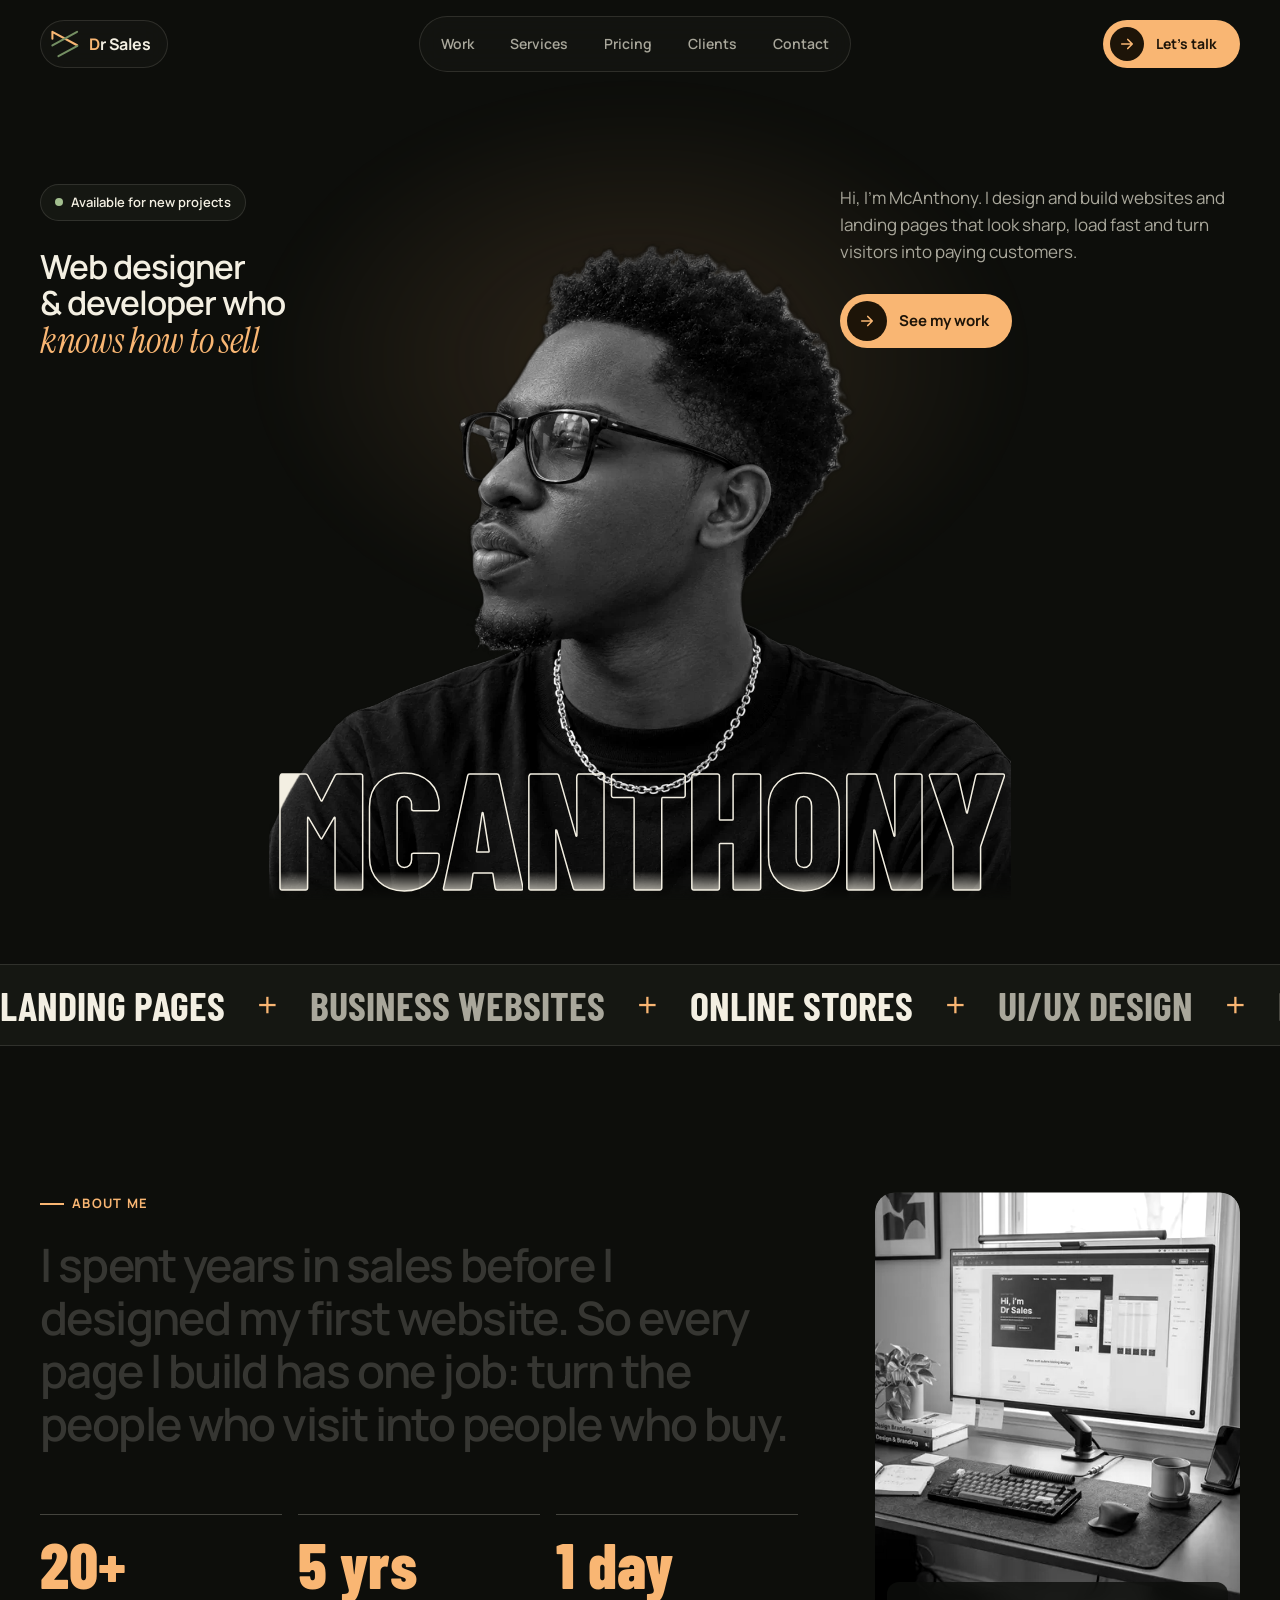
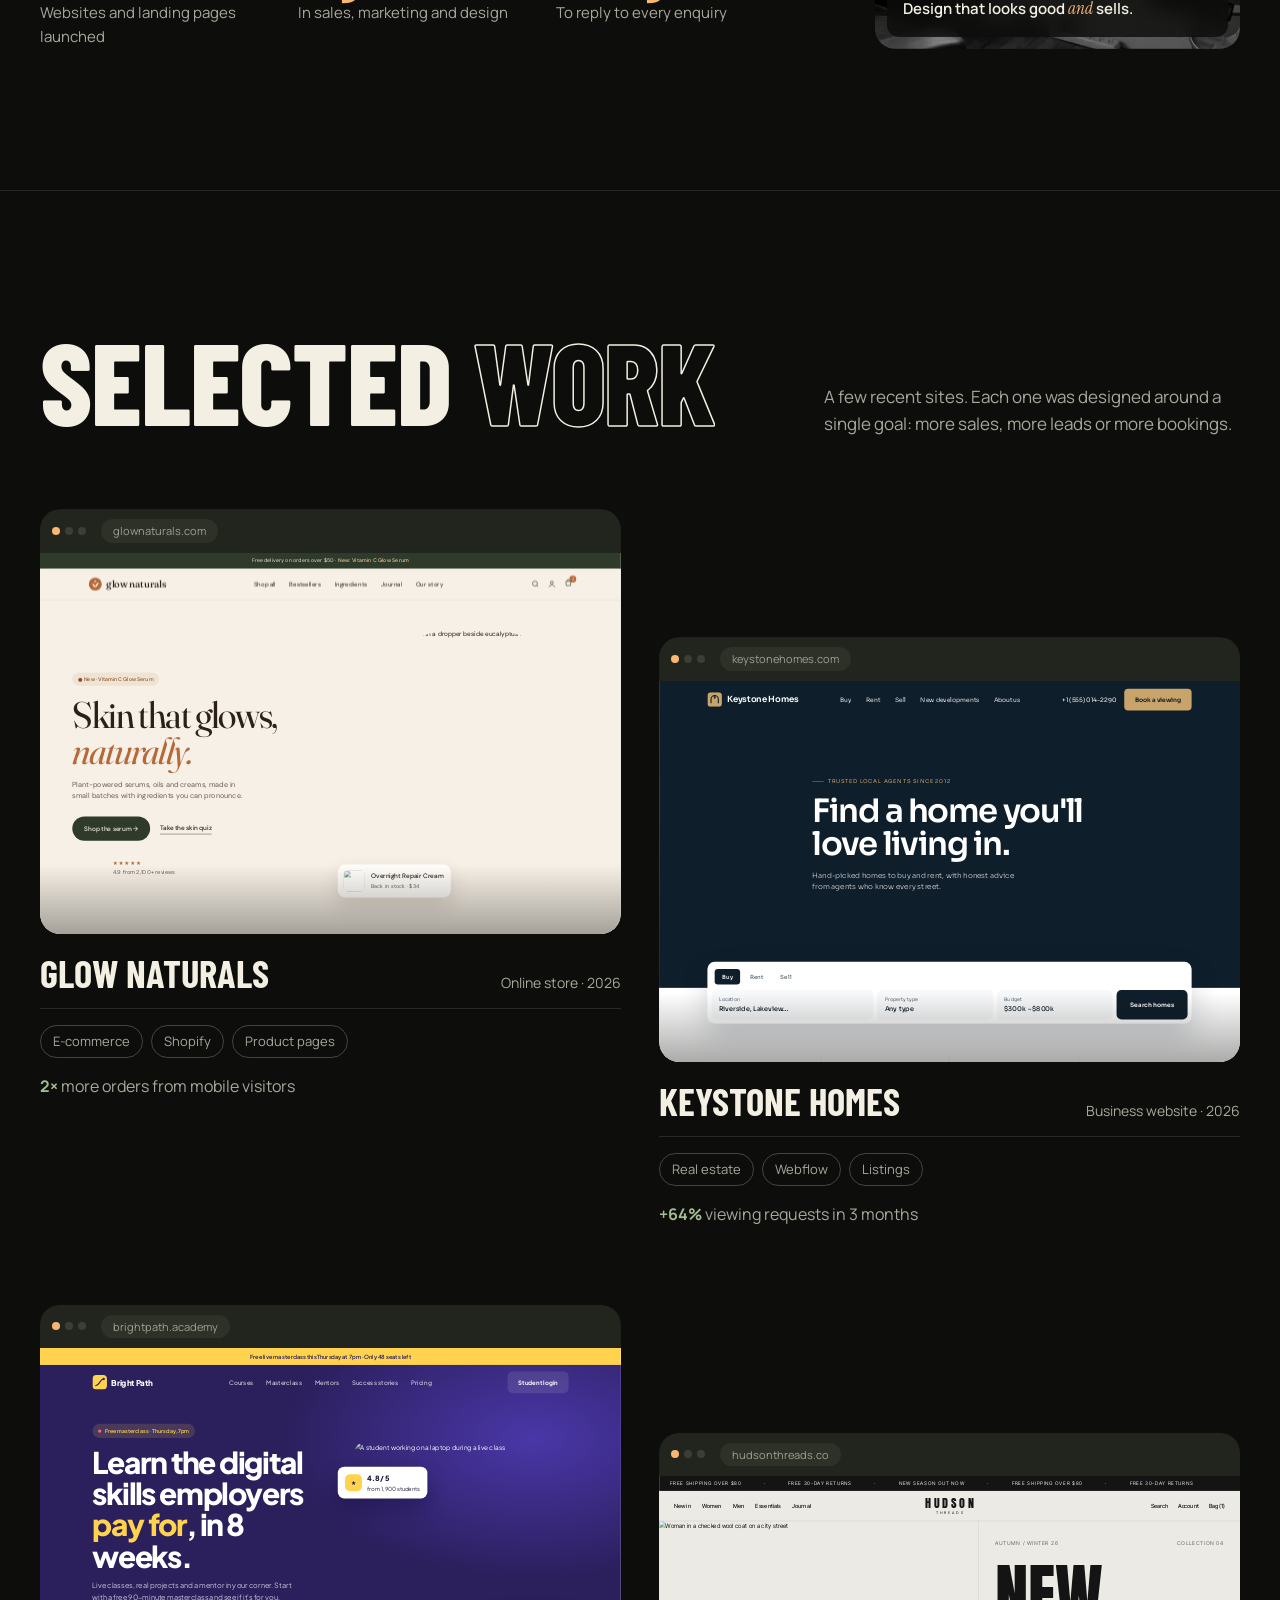
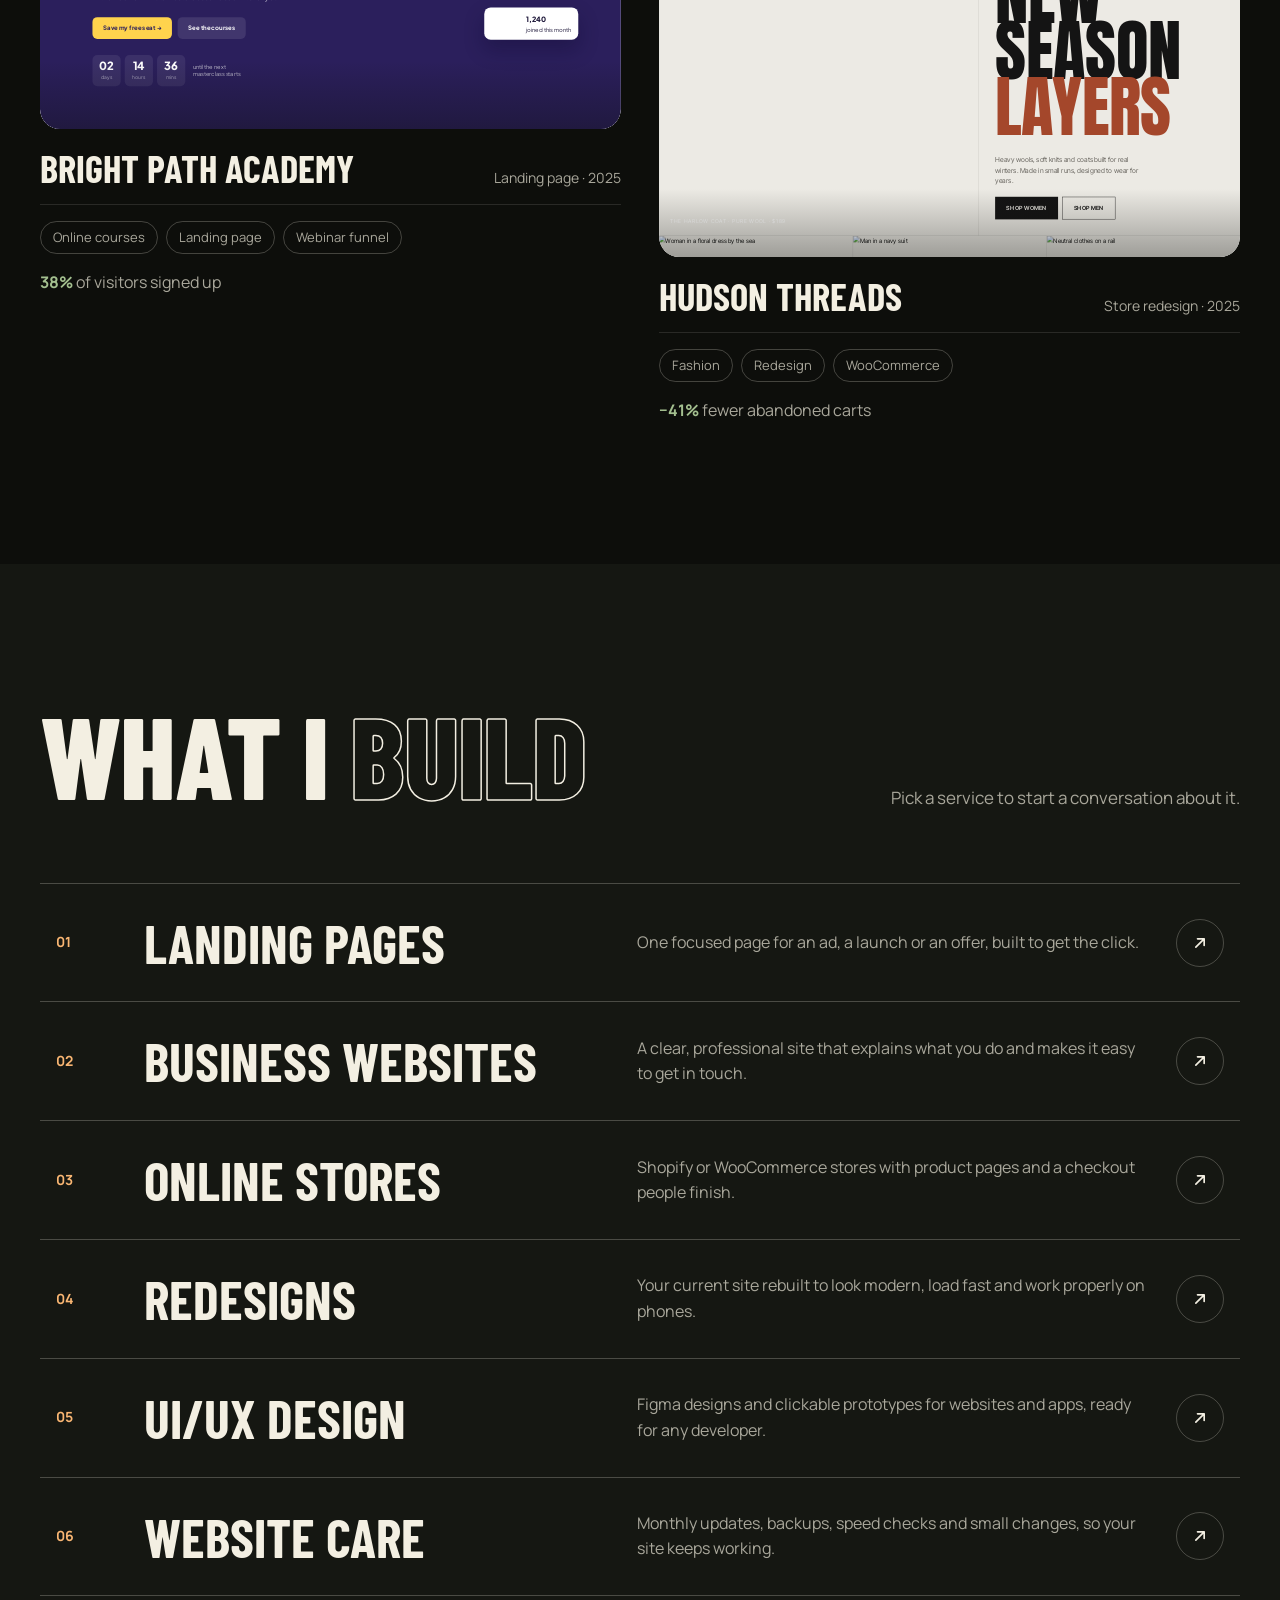
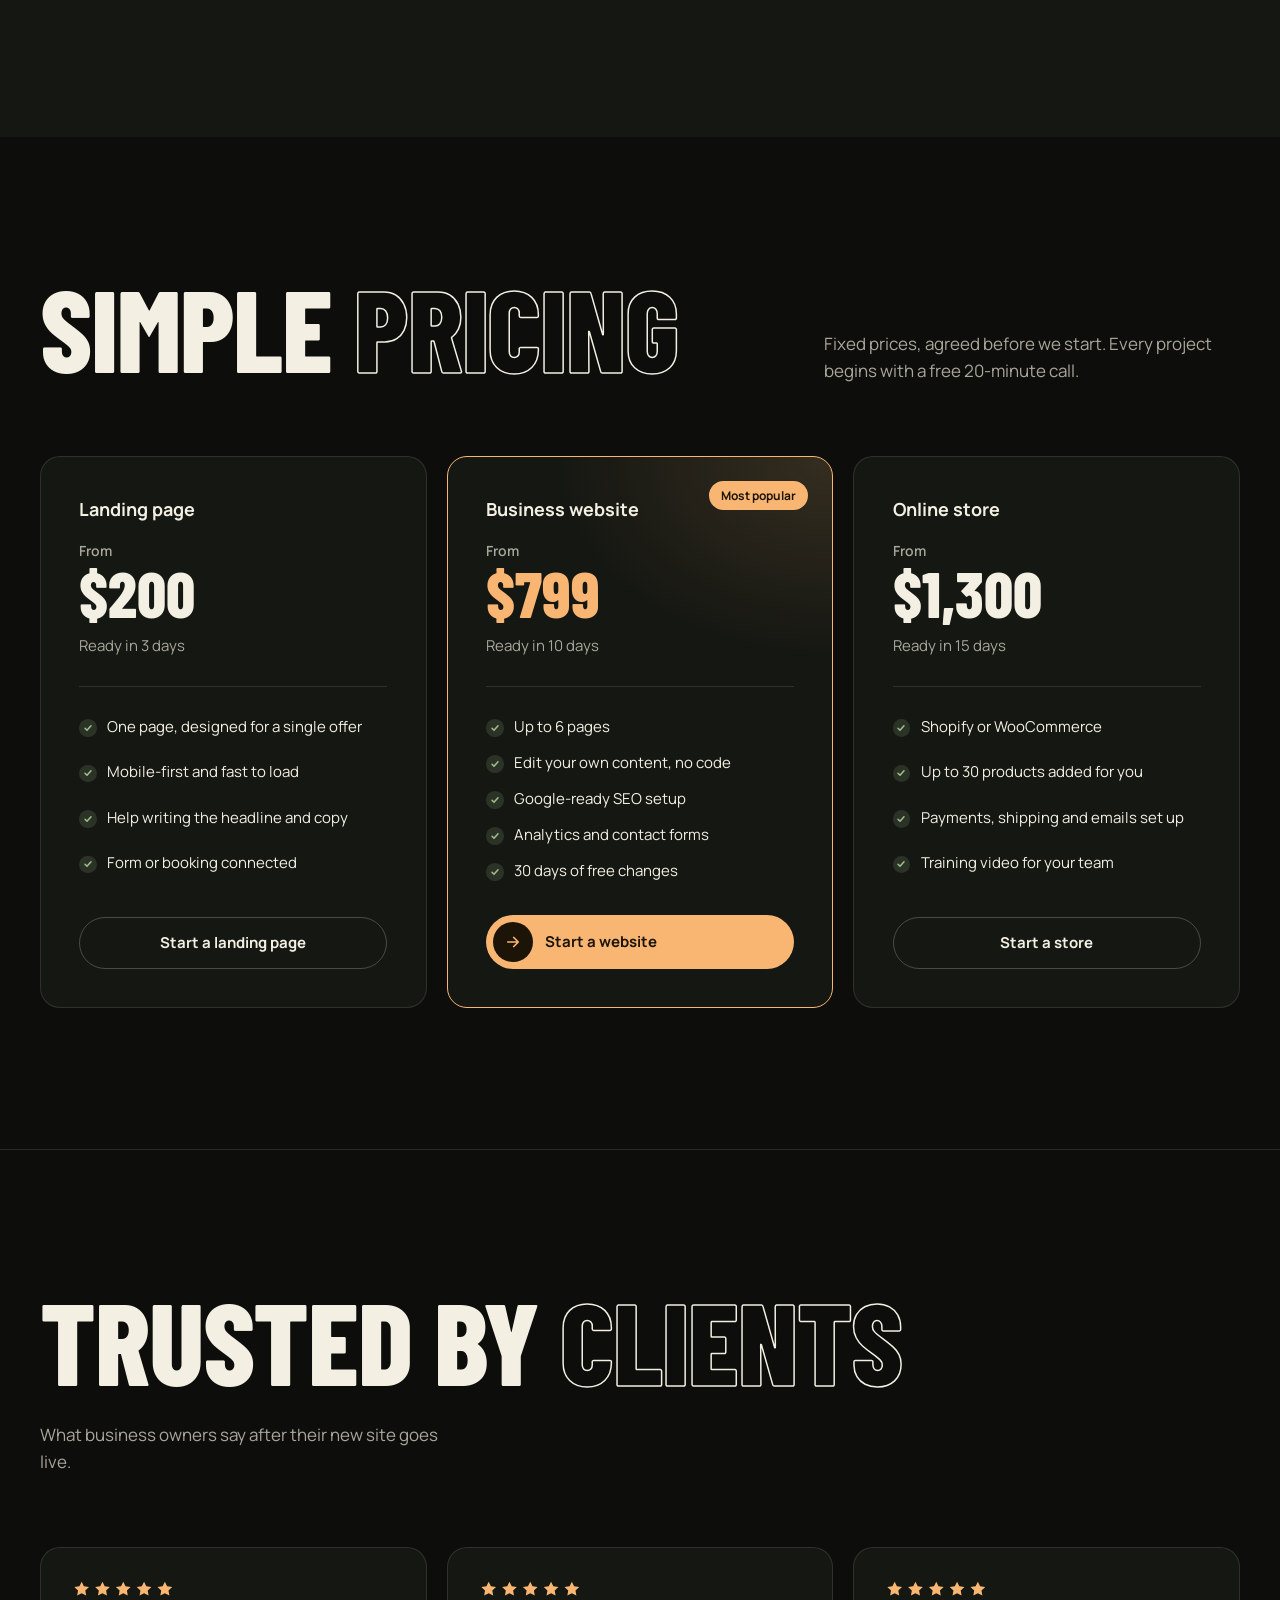
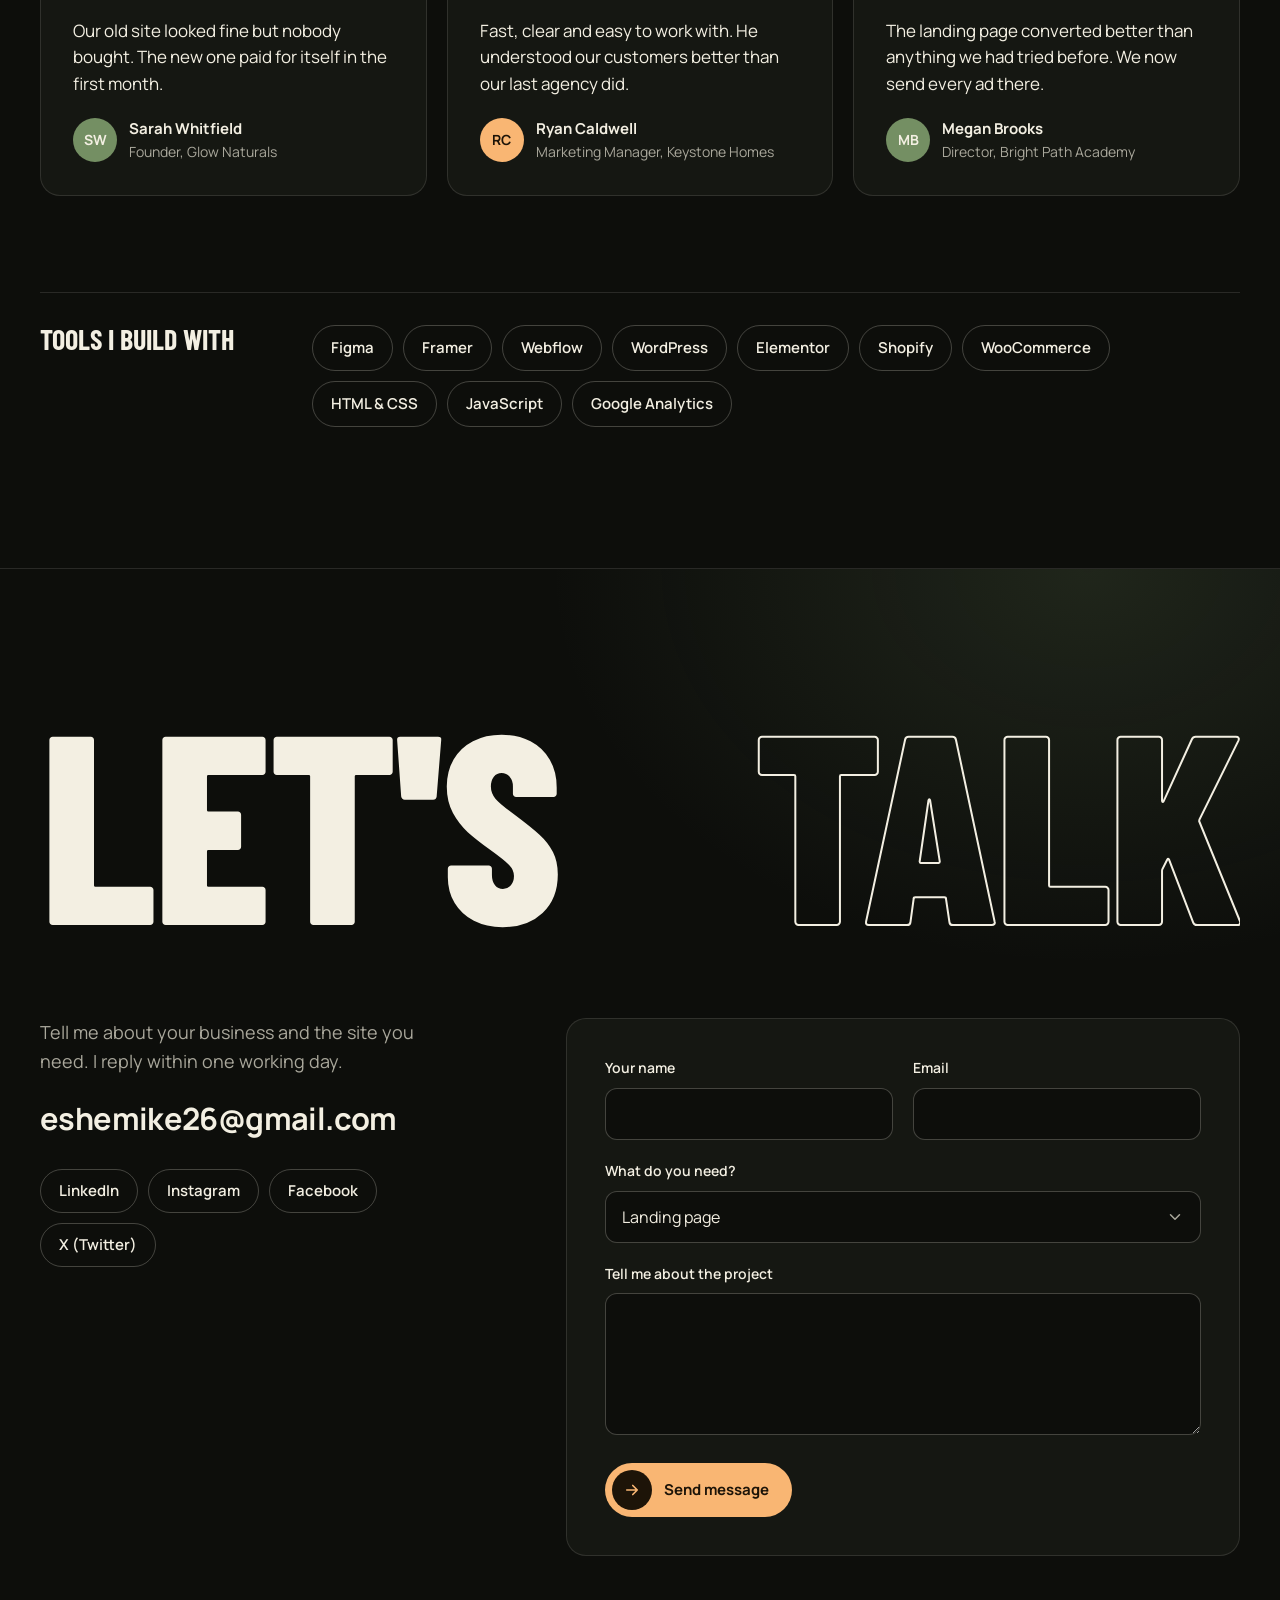
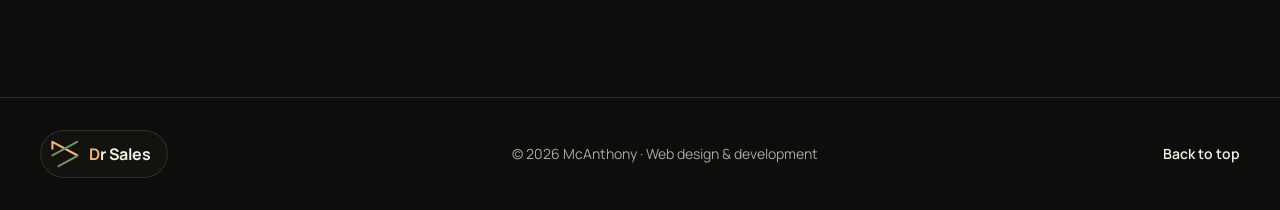
<file: index.html>
<!doctype html>
<html lang="en">
<head>
  <meta charset="utf-8">
  <meta name="viewport" content="width=device-width, initial-scale=1">
  <title>McAnthony — Web Designer &amp; Developer</title>
  <meta name="description" content="McAnthony (Dr Sales) designs and builds fast, modern websites and landing pages that turn visitors into customers.">
  <meta name="theme-color" content="#0d0e0b">
  <link rel="icon" href="assets/img/logo.svg" type="image/svg+xml">
  <link rel="preconnect" href="https://fonts.googleapis.com">
  <link rel="preconnect" href="https://fonts.gstatic.com" crossorigin>
  <link href="https://fonts.googleapis.com/css2?family=Barlow+Condensed:wght@600;700;800&family=Manrope:wght@400;500;600;700&family=Instrument+Serif:ital@0;1&display=swap" rel="stylesheet">
  <link rel="stylesheet" href="assets/css/styles.css?v=32">
  <script>
    // Runs before paint: enables JS-only styles and decides whether to show the intro loader
    (function () {
      var root = document.documentElement;
      root.classList.add('js');
      var reduce = window.matchMedia('(prefers-reduced-motion: reduce)').matches;
      var seen = false;
      try { seen = sessionStorage.getItem('introSeen') === '1'; } catch (e) {}
      if (!reduce && !seen) root.classList.add('is-loading');
    })();
  </script>
</head>
<body>
  <a class="skip-link" href="#main">Skip to content</a>

  <!-- Intro loader: counts to 100 then slides away (first visit per session only) -->
  <div class="preloader" aria-hidden="true">
    <div class="preloader-top">
      <span>McAnthony</span>
      <span>Web designer</span>
    </div>
    <p class="preloader-count"><span data-count-out>0</span></p>
    <div class="preloader-bar"><span></span></div>
  </div>

  <div class="cursor" aria-hidden="true"></div>

  <header class="site-header">
    <div class="header-inner">
      <a class="brand" href="#top" aria-label="Dr Sales, back to top">
        <img src="assets/img/logo.svg" alt="" width="30" height="30">
        <span class="brand-name"><span class="brand-d">D</span>r Sales</span>
      </a>

      <nav class="site-nav" id="site-nav" aria-label="Main">
        <ul>
          <li><a href="#work"><span class="nav-num" aria-hidden="true">01</span>Work</a></li>
          <li><a href="#services"><span class="nav-num" aria-hidden="true">02</span>Services</a></li>
          <li><a href="#pricing"><span class="nav-num" aria-hidden="true">03</span>Pricing</a></li>
          <li><a href="#testimonials"><span class="nav-num" aria-hidden="true">04</span>Clients</a></li>
          <li><a href="#contact"><span class="nav-num" aria-hidden="true">05</span>Contact</a></li>
        </ul>
      </nav>

      <a class="btn btn-orange btn-sm header-cta" href="#contact">
        <span class="btn-icon" aria-hidden="true"><svg viewBox="0 0 24 24"><path d="M5 12h14M13 6l6 6-6 6"/></svg></span>
        Let's talk
      </a>

      <button class="nav-toggle" type="button" aria-expanded="false" aria-controls="site-nav">
        <span class="sr-only">Menu</span>
        <span class="nav-toggle-bar" aria-hidden="true"></span>
      </button>
    </div>
  </header>

  <main id="main">
    <!-- ============ HERO ============ -->
    <section class="hero" id="top" aria-labelledby="hero-title">
      <div class="hero-left">
        <p class="badge hero-in" style="--d:0">
          <span class="badge-dot" aria-hidden="true"></span>
          Available for new projects
        </p>
        <p class="hero-role hero-in" style="--d:1">Web designer <br>&amp; developer who <br><em>knows how to sell</em></p>
      </div>

      <figure class="hero-photo">
        <img src="assets/img/hero-cutout.webp"
             width="1283" height="1226"
             alt="McAnthony in glasses and a black t-shirt, looking to the side"
             fetchpriority="high">
      </figure>

      <div class="hero-right">
        <p class="hero-intro hero-in" style="--d:2">Hi, I'm McAnthony. I design and build websites and landing pages that look sharp, load fast and turn visitors into paying customers.</p>
        <a class="btn btn-orange hero-in" style="--d:3" href="#work">
          <span class="btn-icon" aria-hidden="true"><svg viewBox="0 0 24 24"><path d="M5 12h14M13 6l6 6-6 6"/></svg></span>
          See my work
        </a>
      </div>

      <!-- Solid name sits behind the photo; the outline copy sits in front,
           so the letters turn see-through where they cross the photo -->
      <h1 class="hero-name" id="hero-title" data-split>McAnthony</h1>
      <p class="hero-name hero-name-outline" aria-hidden="true" data-split>McAnthony</p>
    </section>

    <!-- ============ MARQUEE ============ -->
    <div class="marquee" aria-hidden="true">
      <div class="marquee-track">
        <span>Landing pages</span><i>+</i><span>Business websites</span><i>+</i><span>Online stores</span><i>+</i><span>UI/UX design</span><i>+</i><span>Redesigns</span><i>+</i><span>Webflow</span><i>+</i><span>WordPress</span><i>+</i>
        <span>Landing pages</span><i>+</i><span>Business websites</span><i>+</i><span>Online stores</span><i>+</i><span>UI/UX design</span><i>+</i><span>Redesigns</span><i>+</i><span>Webflow</span><i>+</i><span>WordPress</span><i>+</i>
      </div>
    </div>

    <!-- ============ ABOUT ============ -->
    <!-- PLACEHOLDER: check the numbers below -->
    <section class="section about" id="about" aria-labelledby="about-title">
      <div class="container about-grid">
        <div class="about-copy">
          <p class="eyebrow reveal">About me</p>
          <h2 class="sr-only" id="about-title">About McAnthony</h2>
          <p class="about-statement" data-fill>I spent years in sales before I designed my first website. So every page I build has one job: turn the people who visit into people who buy.</p>

          <dl class="stats">
            <div class="stat reveal">
              <dt>Websites and landing pages launched</dt>
              <dd>20+</dd>
            </div>
            <div class="stat reveal" style="--d:1">
              <dt>In sales, marketing and design</dt>
              <dd>5 yrs</dd>
            </div>
            <div class="stat reveal" style="--d:2">
              <dt>To reply to every enquiry</dt>
              <dd>1 day</dd>
            </div>
          </dl>
        </div>

        <figure class="about-photo reveal-img">
          <img src="assets/img/workspace-1000.webp"
               srcset="assets/img/workspace-1000.webp 1000w, assets/img/workspace-1800.webp 1800w"
               sizes="(min-width: 860px) 32vw, 92vw"
               width="1000" height="558" loading="lazy"
               alt="Desk with a monitor showing a website design in progress, a laptop with code and design books">
          <figcaption>Design that looks good <em>and</em> sells.</figcaption>
        </figure>
      </div>
    </section>

    <!-- ============ SELECTED WORK ============ -->
    <!-- PLACEHOLDER: these four projects are sample sites in /work. Swap in your real work (name, type, year, result, link). -->
    <section class="section work" id="work" aria-labelledby="work-title">
      <div class="container">
        <div class="section-head">
          <h2 class="display" id="work-title"><span class="mask"><span>Selected</span></span> <span class="mask"><span class="outline">work</span></span></h2>
          <p class="section-lede reveal">A few recent sites. Each one was designed around a single goal: more sales, more leads or more bookings.</p>
        </div>

        <div class="work-grid">
          <!-- Project 1 -->
          <article class="work-card">
            <a class="work-link" href="work/glow-naturals/" target="_blank" rel="noopener" data-cursor="View site">
              <div class="work-visual reveal-img">
                <div class="site">
                  <div class="site-bar" aria-hidden="true"><i></i><i></i><i></i><span>glownaturals.com</span></div>
                  <div class="site-view"><iframe src="work/glow-naturals/" title="Glow Naturals homepage preview" loading="lazy" tabindex="-1" aria-hidden="true" scrolling="no"></iframe></div>
                </div>
              </div>
              <div class="work-meta">
                <h3>Glow Naturals</h3>
                <p>Online store · 2026</p>
              </div>
              <span class="sr-only">(opens the live site in a new tab)</span>
            </a>
            <ul class="tags" aria-label="Scope"><li>E-commerce</li><li>Shopify</li><li>Product pages</li></ul>
            <p class="work-result"><b>2×</b> more orders from mobile visitors</p>
          </article>

          <!-- Project 2 -->
          <article class="work-card">
            <a class="work-link" href="work/keystone-homes/" target="_blank" rel="noopener" data-cursor="View site">
              <div class="work-visual reveal-img">
                <div class="site">
                  <div class="site-bar" aria-hidden="true"><i></i><i></i><i></i><span>keystonehomes.com</span></div>
                  <div class="site-view"><iframe src="work/keystone-homes/" title="Keystone Homes homepage preview" loading="lazy" tabindex="-1" aria-hidden="true" scrolling="no"></iframe></div>
                </div>
              </div>
              <div class="work-meta">
                <h3>Keystone Homes</h3>
                <p>Business website · 2026</p>
              </div>
              <span class="sr-only">(opens the live site in a new tab)</span>
            </a>
            <ul class="tags" aria-label="Scope"><li>Real estate</li><li>Webflow</li><li>Listings</li></ul>
            <p class="work-result"><b>+64%</b> viewing requests in 3 months</p>
          </article>

          <!-- Project 3 -->
          <article class="work-card">
            <a class="work-link" href="work/bright-path-academy/" target="_blank" rel="noopener" data-cursor="View site">
              <div class="work-visual reveal-img">
                <div class="site">
                  <div class="site-bar" aria-hidden="true"><i></i><i></i><i></i><span>brightpath.academy</span></div>
                  <div class="site-view"><iframe src="work/bright-path-academy/" title="Bright Path Academy homepage preview" loading="lazy" tabindex="-1" aria-hidden="true" scrolling="no"></iframe></div>
                </div>
              </div>
              <div class="work-meta">
                <h3>Bright Path Academy</h3>
                <p>Landing page · 2025</p>
              </div>
              <span class="sr-only">(opens the live site in a new tab)</span>
            </a>
            <ul class="tags" aria-label="Scope"><li>Online courses</li><li>Landing page</li><li>Webinar funnel</li></ul>
            <p class="work-result"><b>38%</b> of visitors signed up</p>
          </article>

          <!-- Project 4 -->
          <article class="work-card">
            <a class="work-link" href="work/hudson-threads/" target="_blank" rel="noopener" data-cursor="View site">
              <div class="work-visual reveal-img">
                <div class="site">
                  <div class="site-bar" aria-hidden="true"><i></i><i></i><i></i><span>hudsonthreads.co</span></div>
                  <div class="site-view"><iframe src="work/hudson-threads/" title="Hudson Threads homepage preview" loading="lazy" tabindex="-1" aria-hidden="true" scrolling="no"></iframe></div>
                </div>
              </div>
              <div class="work-meta">
                <h3>Hudson Threads</h3>
                <p>Store redesign · 2025</p>
              </div>
              <span class="sr-only">(opens the live site in a new tab)</span>
            </a>
            <ul class="tags" aria-label="Scope"><li>Fashion</li><li>Redesign</li><li>WooCommerce</li></ul>
            <p class="work-result"><b>−41%</b> fewer abandoned carts</p>
          </article>
        </div>
      </div>
    </section>

    <!-- ============ SERVICES ============ -->
    <section class="section services" id="services" aria-labelledby="services-title">
      <div class="container">
        <div class="section-head">
          <h2 class="display" id="services-title"><span class="mask"><span>What I</span></span> <span class="mask"><span class="outline">build</span></span></h2>
          <p class="section-lede reveal">Pick a service to start a conversation about it.</p>
        </div>

        <ol class="service-list">
          <li class="reveal"><a class="service" href="#contact" data-service="Landing page">
            <span class="service-num" aria-hidden="true">01</span>
            <span class="service-name">Landing pages</span>
            <span class="service-desc">One focused page for an ad, a launch or an offer, built to get the click.</span>
            <span class="service-arrow" aria-hidden="true"><svg viewBox="0 0 24 24"><path d="M7 17L17 7M9 7h8v8"/></svg></span>
          </a></li>
          <li class="reveal"><a class="service" href="#contact" data-service="Business website">
            <span class="service-num" aria-hidden="true">02</span>
            <span class="service-name">Business websites</span>
            <span class="service-desc">A clear, professional site that explains what you do and makes it easy to get in touch.</span>
            <span class="service-arrow" aria-hidden="true"><svg viewBox="0 0 24 24"><path d="M7 17L17 7M9 7h8v8"/></svg></span>
          </a></li>
          <li class="reveal"><a class="service" href="#contact" data-service="Online store">
            <span class="service-num" aria-hidden="true">03</span>
            <span class="service-name">Online stores</span>
            <span class="service-desc">Shopify or WooCommerce stores with product pages and a checkout people finish.</span>
            <span class="service-arrow" aria-hidden="true"><svg viewBox="0 0 24 24"><path d="M7 17L17 7M9 7h8v8"/></svg></span>
          </a></li>
          <li class="reveal"><a class="service" href="#contact" data-service="Website redesign">
            <span class="service-num" aria-hidden="true">04</span>
            <span class="service-name">Redesigns</span>
            <span class="service-desc">Your current site rebuilt to look modern, load fast and work properly on phones.</span>
            <span class="service-arrow" aria-hidden="true"><svg viewBox="0 0 24 24"><path d="M7 17L17 7M9 7h8v8"/></svg></span>
          </a></li>
          <li class="reveal"><a class="service" href="#contact" data-service="UI/UX design">
            <span class="service-num" aria-hidden="true">05</span>
            <span class="service-name">UI/UX design</span>
            <span class="service-desc">Figma designs and clickable prototypes for websites and apps, ready for any developer.</span>
            <span class="service-arrow" aria-hidden="true"><svg viewBox="0 0 24 24"><path d="M7 17L17 7M9 7h8v8"/></svg></span>
          </a></li>
          <li class="reveal"><a class="service" href="#contact" data-service="Website care">
            <span class="service-num" aria-hidden="true">06</span>
            <span class="service-name">Website care</span>
            <span class="service-desc">Monthly updates, backups, speed checks and small changes, so your site keeps working.</span>
            <span class="service-arrow" aria-hidden="true"><svg viewBox="0 0 24 24"><path d="M7 17L17 7M9 7h8v8"/></svg></span>
          </a></li>
        </ol>
      </div>
    </section>

    <!-- ============ PRICING ============ -->
    <!-- PLACEHOLDER: set your real prices, currency and timelines -->
    <section class="section pricing" id="pricing" aria-labelledby="pricing-title">
      <div class="container">
        <div class="section-head">
          <h2 class="display" id="pricing-title"><span class="mask"><span>Simple</span></span> <span class="mask"><span class="outline">pricing</span></span></h2>
          <p class="section-lede reveal">Fixed prices, agreed before we start. Every project begins with a free 20-minute call.</p>
        </div>

        <div class="price-grid">
          <article class="price-card reveal">
            <h3>Landing page</h3>
            <p class="price"><small>From</small> $200</p>
            <p class="price-note">Ready in 3 days</p>
            <ul class="price-list">
              <li>One page, designed for a single offer</li>
              <li>Mobile-first and fast to load</li>
              <li>Help writing the headline and copy</li>
              <li>Form or booking connected</li>
            </ul>
            <a class="btn btn-ghost" href="#contact" data-service="Landing page">Start a landing page</a>
          </article>

          <article class="price-card price-card-featured reveal" style="--d:1">
            <p class="price-badge">Most popular</p>
            <h3>Business website</h3>
            <p class="price"><small>From</small> $799</p>
            <p class="price-note">Ready in 10 days</p>
            <ul class="price-list">
              <li>Up to 6 pages</li>
              <li>Edit your own content, no code</li>
              <li>Google-ready SEO setup</li>
              <li>Analytics and contact forms</li>
              <li>30 days of free changes</li>
            </ul>
            <a class="btn btn-orange" href="#contact" data-service="Business website">
              <span class="btn-icon" aria-hidden="true"><svg viewBox="0 0 24 24"><path d="M5 12h14M13 6l6 6-6 6"/></svg></span>
              Start a website
            </a>
          </article>

          <article class="price-card reveal" style="--d:2">
            <h3>Online store</h3>
            <p class="price"><small>From</small> $1,300</p>
            <p class="price-note">Ready in 15 days</p>
            <ul class="price-list">
              <li>Shopify or WooCommerce</li>
              <li>Up to 30 products added for you</li>
              <li>Payments, shipping and emails set up</li>
              <li>Training video for your team</li>
            </ul>
            <a class="btn btn-ghost" href="#contact" data-service="Online store">Start a store</a>
          </article>
        </div>
      </div>
    </section>

    <!-- ============ TESTIMONIALS + TOOLS ============ -->
    <!-- PLACEHOLDER: replace with real client quotes, names and your actual tools -->
    <section class="section testimonials" id="testimonials" aria-labelledby="testimonials-title">
      <div class="container">
        <div class="section-head">
          <h2 class="display" id="testimonials-title"><span class="mask"><span>Trusted by</span></span> <span class="mask"><span class="outline">clients</span></span></h2>
          <p class="section-lede reveal">What business owners say after their new site goes live.</p>
        </div>

        <div class="quote-grid">
          <figure class="quote reveal">
            <p class="stars" aria-label="5 out of 5 stars"><svg viewBox="0 0 120 20" aria-hidden="true"><use width="20" height="20" href="#star"/><use width="20" height="20" href="#star" x="24"/><use width="20" height="20" href="#star" x="48"/><use width="20" height="20" href="#star" x="72"/><use width="20" height="20" href="#star" x="96"/></svg></p>
            <blockquote><p>Our old site looked fine but nobody bought. The new one paid for itself in the first month.</p></blockquote>
            <figcaption><span class="avatar" aria-hidden="true">SW</span><span><b>Sarah Whitfield</b>Founder, Glow Naturals</span></figcaption>
          </figure>
          <figure class="quote reveal" style="--d:1">
            <p class="stars" aria-label="5 out of 5 stars"><svg viewBox="0 0 120 20" aria-hidden="true"><use width="20" height="20" href="#star"/><use width="20" height="20" href="#star" x="24"/><use width="20" height="20" href="#star" x="48"/><use width="20" height="20" href="#star" x="72"/><use width="20" height="20" href="#star" x="96"/></svg></p>
            <blockquote><p>Fast, clear and easy to work with. He understood our customers better than our last agency did.</p></blockquote>
            <figcaption><span class="avatar" aria-hidden="true">RC</span><span><b>Ryan Caldwell</b>Marketing Manager, Keystone Homes</span></figcaption>
          </figure>
          <figure class="quote reveal" style="--d:2">
            <p class="stars" aria-label="5 out of 5 stars"><svg viewBox="0 0 120 20" aria-hidden="true"><use width="20" height="20" href="#star"/><use width="20" height="20" href="#star" x="24"/><use width="20" height="20" href="#star" x="48"/><use width="20" height="20" href="#star" x="72"/><use width="20" height="20" href="#star" x="96"/></svg></p>
            <blockquote><p>The landing page converted better than anything we had tried before. We now send every ad there.</p></blockquote>
            <figcaption><span class="avatar" aria-hidden="true">MB</span><span><b>Megan Brooks</b>Director, Bright Path Academy</span></figcaption>
          </figure>
        </div>

        <div class="tools">
          <h3 class="tools-title reveal">Tools I build with</h3>
          <ul class="tool-list">
            <li class="reveal">Figma</li>
            <li class="reveal">Framer</li>
            <li class="reveal">Webflow</li>
            <li class="reveal">WordPress</li>
            <li class="reveal">Elementor</li>
            <li class="reveal">Shopify</li>
            <li class="reveal">WooCommerce</li>
            <li class="reveal">HTML &amp; CSS</li>
            <li class="reveal">JavaScript</li>
            <li class="reveal">Google Analytics</li>
          </ul>
        </div>
      </div>
    </section>

    <!-- ============ CONTACT ============ -->
    <section class="section contact" id="contact" aria-labelledby="contact-title">
      <div class="container">
        <h2 class="contact-title" id="contact-title">
          <span class="mask"><span>Let's</span></span>
          <span class="mask"><span class="outline">talk</span></span>
        </h2>

        <div class="contact-grid">
          <div class="contact-intro reveal">
            <p>Tell me about your business and the site you need. I reply within one working day.</p>
            <a class="contact-email" href="mailto:eshemike26@gmail.com">eshemike26@gmail.com</a>
            <ul class="contact-links">
              <li><a href="https://www.linkedin.com/in/ilabonosi-mcanthony-eshemokhai-baba12293/" target="_blank" rel="noopener">LinkedIn</a></li>
              <li><a href="https://www.instagram.com/the_drsales/" target="_blank" rel="noopener">Instagram</a></li>
              <li><a href="https://www.facebook.com/eshemokhai.osi/" target="_blank" rel="noopener">Facebook</a></li>
              <li><a href="https://x.com/only_osi" target="_blank" rel="noopener">X (Twitter)</a></li>
            </ul>
          </div>

          <!-- Messages are delivered to your email by Formspree (formspree.io) -->
          <form class="contact-form reveal" action="https://formspree.io/f/xjygjzlp" method="POST" novalidate>
            <input type="hidden" name="_subject" value="New web design enquiry from your portfolio">
            <!-- Spam trap: real visitors never see or fill this -->
            <input type="text" name="_gotcha" tabindex="-1" autocomplete="off" aria-hidden="true" style="position:absolute;left:-9999px">

            <div class="field">
              <label for="cf-name">Your name</label>
              <input id="cf-name" name="name" type="text" autocomplete="name" required>
              <p class="field-error" id="cf-name-error" hidden></p>
            </div>
            <div class="field">
              <label for="cf-email">Email</label>
              <input id="cf-email" name="email" type="email" autocomplete="email" required>
              <p class="field-error" id="cf-email-error" hidden></p>
            </div>
            <div class="field field-full">
              <label for="cf-service">What do you need?</label>
              <select id="cf-service" name="service">
                <option>Landing page</option>
                <option>Business website</option>
                <option>Online store</option>
                <option>Website redesign</option>
                <option>UI/UX design</option>
                <option>Website care</option>
                <option>Not sure yet</option>
              </select>
            </div>
            <div class="field field-full">
              <label for="cf-message">Tell me about the project</label>
              <textarea id="cf-message" name="message" rows="5" required></textarea>
              <p class="field-error" id="cf-message-error" hidden></p>
            </div>
            <div class="field-full">
              <button class="btn btn-orange" type="submit">
                <span class="btn-icon" aria-hidden="true"><svg viewBox="0 0 24 24"><path d="M5 12h14M13 6l6 6-6 6"/></svg></span>
                <span data-btn-label>Send message</span>
              </button>
              <p class="form-status" role="status" aria-live="polite"></p>
            </div>
          </form>
        </div>
      </div>
    </section>
  </main>

  <footer class="site-footer">
    <div class="container footer-inner">
      <a class="brand" href="#top" aria-label="Dr Sales, back to top">
        <img src="assets/img/logo.svg" alt="" width="28" height="28">
        <span class="brand-name"><span class="brand-d">D</span>r Sales</span>
      </a>
      <p>© <span data-year>2026</span> McAnthony · Web design &amp; development</p>
      <a class="to-top" href="#top">Back to top</a>
    </div>
  </footer>

  <svg width="0" height="0" style="position:absolute" aria-hidden="true">
    <symbol id="star" viewBox="0 0 20 20"><path d="M10 1.5l2.6 5.4 5.9.8-4.3 4.1 1 5.8L10 14.8l-5.2 2.8 1-5.8L1.5 7.7l5.9-.8z"/></symbol>
  </svg>

  <script src="assets/js/main.js?v=32" defer></script>
</body>
</html>
</file>
<file: assets/css/styles.css>
/* ==========================================================================
   McAnthony — Web design portfolio (dark)
   Brand: orange #F9B673, green #748F63, cream #FAF8EE
   ========================================================================== */

:root {
  color-scheme: dark;

  /* Colour */
  --bg: #0d0e0b;
  --surface: #151712;
  --surface-2: #1c1f18;
  --line: rgba(243, 239, 226, 0.12);
  --line-strong: rgba(243, 239, 226, 0.24);
  --text: #f3efe2;
  --muted: #a9a79b;
  --orange: #f9b673;
  --orange-deep: #f39a45;
  --on-orange: #1d1408;
  --green: #748f63;
  --green-light: #a3bf8f;
  --error: #ff9b8a;

  /* Type */
  --font-display: 'Barlow Condensed', 'Arial Narrow', sans-serif;
  --font-body: 'Manrope', system-ui, -apple-system, 'Segoe UI', sans-serif;
  --font-serif: 'Instrument Serif', Georgia, serif;

  /* Layout */
  --gutter: clamp(1rem, 4vw, 2.5rem);
  --max: 1320px;
  --radius: 20px;
  --radius-sm: 12px;

  /* Motion */
  --ease-out: cubic-bezier(0.22, 1, 0.36, 1);
  --ease-in-out: cubic-bezier(0.65, 0, 0.35, 1);
  --dur-fast: 200ms;
  --dur: 600ms;
  --dur-slow: 1100ms;

  /* Layers */
  --z-cursor: 90;
  --z-header: 50;
  --z-menu: 40;
  --z-loader: 100;
}

*, *::before, *::after { box-sizing: border-box; }

html {
  -webkit-text-size-adjust: 100%;
  scroll-behavior: smooth;
  scroll-padding-top: 5rem;
}

body {
  margin: 0;
  background: var(--bg);
  color: var(--text);
  font-family: var(--font-body);
  font-size: 1rem;
  line-height: 1.6;
  overflow-x: clip;
  -webkit-font-smoothing: antialiased;
}

img, svg { display: block; max-width: 100%; }
img { height: auto; }

a { color: inherit; }

h1, h2, h3, p, figure, blockquote, dl, dd, ul, ol { margin: 0; }
ul, ol { padding: 0; list-style: none; }

::selection { background: var(--orange); color: var(--on-orange); }

:focus-visible {
  outline: 2px solid var(--orange);
  outline-offset: 3px;
  border-radius: 4px;
}

.sr-only {
  position: absolute !important;
  width: 1px; height: 1px;
  padding: 0; margin: -1px;
  overflow: hidden; clip: rect(0 0 0 0);
  white-space: nowrap; border: 0;
}

.skip-link {
  position: fixed;
  top: 0.75rem; left: 0.75rem;
  z-index: 200;
  padding: 0.75rem 1rem;
  background: var(--orange);
  color: var(--on-orange);
  font-weight: 700;
  border-radius: 999px;
  transform: translateY(-200%);
}
.skip-link:focus { transform: none; }

.container {
  width: 100%;
  max-width: var(--max);
  margin-inline: auto;
  padding-inline: var(--gutter);
}

.section { padding-block: clamp(5rem, 11vw, 9rem); }

em { font-family: var(--font-serif); font-style: italic; font-weight: 400; }

/* ---------- Buttons ---------- */
.btn {
  display: inline-flex;
  align-items: center;
  gap: 0.75rem;
  min-height: 52px;
  padding: 0.375rem 1.375rem 0.375rem 0.375rem;
  border: 1px solid transparent;
  border-radius: 999px;
  font: 700 0.9375rem/1 var(--font-body);
  text-decoration: none;
  cursor: pointer;
  transition: background-color var(--dur-fast), color var(--dur-fast), border-color var(--dur-fast), transform var(--dur-fast) var(--ease-out);
  touch-action: manipulation;
}
.btn:active { transform: scale(0.97); }

.btn-icon {
  display: grid;
  place-items: center;
  width: 40px; height: 40px;
  flex: none;
  border-radius: 50%;
  background: var(--on-orange);
  color: var(--orange);
  overflow: hidden;
}
.btn-icon svg {
  width: 18px; height: 18px;
  fill: none; stroke: currentColor; stroke-width: 2.2;
  stroke-linecap: round; stroke-linejoin: round;
  transition: transform 450ms var(--ease-out);
}
.btn:hover .btn-icon svg { transform: translateX(3px) rotate(-45deg); }

.btn-orange { background: var(--orange); color: var(--on-orange); }
.btn-orange:hover { background: var(--orange-deep); }

.btn-ghost {
  padding-inline: 1.375rem;
  border-color: var(--line-strong);
  color: var(--text);
  justify-content: center;
}
.btn-ghost:hover { border-color: var(--orange); color: var(--orange); }

.btn-sm { min-height: 44px; font-size: 0.875rem; }
.btn-sm .btn-icon { width: 34px; height: 34px; }

.btn[disabled] { opacity: 0.5; cursor: progress; }

/* ---------- Header ---------- */
.site-header {
  position: fixed;
  inset: 0 0 auto;
  z-index: var(--z-header);
  padding: 1rem var(--gutter);
  pointer-events: none;
}

.header-inner {
  display: flex;
  align-items: center;
  justify-content: space-between;
  gap: 1rem;
  max-width: var(--max);
  margin-inline: auto;
}
.header-inner > * { pointer-events: auto; }

.brand {
  display: inline-flex;
  align-items: center;
  gap: 0.625rem;
  padding: 0.5rem 1rem 0.5rem 0.625rem;
  min-height: 48px;
  border: 1px solid var(--line);
  border-radius: 999px;
  background: rgba(21, 23, 18, 0.72);
  backdrop-filter: blur(14px);
  -webkit-backdrop-filter: blur(14px);
  text-decoration: none;
}
.brand img { width: 28px; height: 28px; }
.brand-name { font: 700 1rem/1 var(--font-body); letter-spacing: -0.01em; }
.brand-d { color: var(--orange); }

.site-nav ul {
  display: flex;
  gap: 0.25rem;
  padding: 0.3125rem;
  border: 1px solid var(--line);
  border-radius: 999px;
  background: rgba(21, 23, 18, 0.72);
  backdrop-filter: blur(14px);
  -webkit-backdrop-filter: blur(14px);
}
.site-nav a {
  display: flex;
  align-items: center;
  gap: 0.375rem;
  padding: 0.6875rem 1rem;
  border-radius: 999px;
  font-size: 0.875rem;
  font-weight: 600;
  text-decoration: none;
  color: var(--muted);
  transition: color var(--dur-fast), background-color var(--dur-fast);
}
.site-nav a:hover { color: var(--text); background: var(--surface-2); }
.site-nav a.is-current { color: var(--text); background: var(--surface-2); }
.nav-num { display: none; }

.nav-toggle { display: none; }

@media (max-width: 960px) {
  .header-cta { display: none; }

  .nav-toggle {
    display: grid;
    place-items: center;
    width: 48px; height: 48px;
    position: relative;
    z-index: calc(var(--z-menu) + 1);
    border: 1px solid var(--line);
    border-radius: 50%;
    background: rgba(21, 23, 18, 0.72);
    backdrop-filter: blur(14px);
    -webkit-backdrop-filter: blur(14px);
    color: var(--text);
    cursor: pointer;
  }
  .nav-toggle-bar,
  .nav-toggle-bar::before {
    display: block;
    width: 18px; height: 2px;
    background: currentColor;
    border-radius: 2px;
    transition: transform 350ms var(--ease-out);
  }
  .nav-toggle-bar { position: relative; transform: translateY(-3px); }
  .nav-toggle-bar::before { content: ''; position: absolute; top: 6px; }
  .nav-toggle[aria-expanded='true'] .nav-toggle-bar { transform: rotate(45deg); }
  .nav-toggle[aria-expanded='true'] .nav-toggle-bar::before { transform: translateY(-6px) rotate(-90deg); }

  .site-nav {
    position: fixed;
    inset: 0;
    z-index: var(--z-menu);
    display: flex;
    align-items: flex-end;
    padding: 6rem var(--gutter) 3rem;
    background: var(--bg);
    clip-path: inset(0 0 100% 0);
    visibility: hidden;
    transition: clip-path 700ms var(--ease-in-out), visibility 0s 700ms;
  }
  .site-nav.is-open {
    clip-path: inset(0);
    visibility: visible;
    transition: clip-path 700ms var(--ease-in-out);
  }
  .site-nav ul {
    flex-direction: column;
    width: 100%;
    gap: 0;
    padding: 0;
    border: 0;
    border-radius: 0;
    background: none;
    backdrop-filter: none;
    -webkit-backdrop-filter: none;
  }
  .site-nav li { overflow: hidden; border-bottom: 1px solid var(--line); }
  .site-nav a {
    align-items: baseline;
    gap: 1rem;
    padding: 0.75rem 0;
    border-radius: 0;
    font: 700 clamp(2.75rem, 13vw, 4.5rem)/1 var(--font-display);
    text-transform: uppercase;
    color: var(--text);
    transform: translateY(105%);
    transition: transform 600ms var(--ease-out), color var(--dur-fast);
  }
  .site-nav a:hover { background: none; color: var(--orange); }
  .site-nav.is-open a { transform: none; }
  .site-nav.is-open li:nth-child(2) a { transition-delay: 60ms; }
  .site-nav.is-open li:nth-child(3) a { transition-delay: 120ms; }
  .site-nav.is-open li:nth-child(4) a { transition-delay: 180ms; }
  .site-nav.is-open li:nth-child(5) a { transition-delay: 240ms; }
  .nav-num { display: inline; font: 600 0.875rem/1 var(--font-body); color: var(--orange); }
}

/* ---------- Preloader ---------- */
.preloader { display: none; }

.is-loading .preloader {
  position: fixed;
  inset: 0;
  z-index: var(--z-loader);
  display: flex;
  flex-direction: column;
  justify-content: space-between;
  padding: 1.5rem var(--gutter);
  background: var(--surface);
  color: var(--text);
}
.is-loading body { overflow: hidden; }

.preloader-top {
  display: flex;
  justify-content: space-between;
  font-size: 0.875rem;
  font-weight: 600;
  color: var(--muted);
  text-transform: uppercase;
  letter-spacing: 0.08em;
}
.preloader-count {
  align-self: flex-end;
  font: 800 clamp(6rem, 26vw, 22rem)/0.8 var(--font-display);
  color: var(--orange);
  font-variant-numeric: tabular-nums;
}
.preloader-bar { height: 2px; background: var(--line); }
.preloader-bar span {
  display: block;
  height: 100%;
  background: var(--orange);
  transform-origin: left;
  transform: scaleX(var(--p, 0));
}

.preloader.is-leaving {
  transform: translateY(-100%);
  transition: transform 900ms var(--ease-in-out);
}

/* ---------- Hero ---------- */
.hero {
  position: relative;
  display: grid;
  grid-template-columns: 1fr 1fr;
  grid-template-rows: 1fr auto;
  column-gap: clamp(1.5rem, 3vw, 3rem);
  min-height: 100svh;
  max-width: calc(var(--max) + 12rem);
  margin-inline: auto;
  padding: 7rem var(--gutter) 0;
  isolation: isolate;
}
.hero::before {
  /* Warm glow from the brand orange, kept very low */
  content: '';
  position: absolute;
  inset: 10% 20% auto;
  height: 60%;
  z-index: -1;
  background: radial-gradient(closest-side, rgba(249, 182, 115, 0.14), transparent);
  filter: blur(20px);
  pointer-events: none;
}

.hero-left,
.hero-right {
  display: flex;
  flex-direction: column;
  gap: 1.75rem;
  padding-top: clamp(1rem, 8vh, 6rem);
  /* Text sits over the empty corners of the cut-out photo */
  position: relative;
  z-index: 3;
  grid-row: 1;
  align-self: start;
}
.hero-left { grid-column: 1; }
.hero-right { grid-column: 2; align-items: flex-start; max-width: 25rem; justify-self: end; }

.badge {
  display: inline-flex;
  align-items: center;
  gap: 0.5rem;
  align-self: flex-start;
  padding: 0.4375rem 0.875rem;
  border: 1px solid var(--line);
  border-radius: 999px;
  background: var(--surface);
  font-size: 0.8125rem;
  font-weight: 600;
}
.badge-dot {
  width: 8px; height: 8px;
  border-radius: 50%;
  background: var(--green-light);
  box-shadow: 0 0 0 0 rgba(163, 191, 143, 0.6);
  animation: pulse 2.2s infinite;
}
@keyframes pulse {
  70% { box-shadow: 0 0 0 9px rgba(163, 191, 143, 0); }
  100% { box-shadow: 0 0 0 0 rgba(163, 191, 143, 0); }
}

.hero-role {
  font: 600 clamp(1.75rem, 2.6vw, 2.5rem)/1.08 var(--font-body);
  letter-spacing: -0.03em;
}
.hero-role em { color: var(--orange); font-size: 1.12em; letter-spacing: -0.01em; }

.hero-intro { color: var(--muted); font-size: 1.0625rem; }

.hero-photo {
  grid-column: 1 / -1;
  grid-row: 1;
  align-self: end;
  justify-self: center;
  /* The photo is the hero: as large as fits in one screen */
  width: min(58vw, 880px, calc((100svh - 8rem) * 1.046));
  margin-top: clamp(0rem, 4vh, 2rem);
  position: relative;
  z-index: 1;
  aspect-ratio: 1283 / 1226;
  overflow: hidden;
  /* Cut-out photo melts into the page at the bottom */
  -webkit-mask-image: linear-gradient(to bottom, #000 96%, transparent);
  mask-image: linear-gradient(to bottom, #000 96%, transparent);
}
.hero-photo img {
  width: 100%; height: 100%;
  object-fit: contain;
  object-position: bottom;
  /* Black and white until hovered (or touched on phones) */
  filter: grayscale(1) contrast(1.08);
  transition: filter 700ms var(--ease-out), transform 1600ms var(--ease-out);
}
.hero-photo:hover img,
.hero-photo.is-color img { filter: grayscale(0) contrast(1.02); }

.hero-name {
  grid-column: 1 / -1;
  grid-row: 2;
  z-index: 0;
  margin: -0.86em -0.02em 0;
  font: 800 13vw/0.8 var(--font-display);
  letter-spacing: -0.015em;
  text-transform: uppercase;
  text-align: center;
  white-space: nowrap;
  color: var(--text);
  pointer-events: none;
}
/* Outline copy, stacked exactly on the solid name but in front of the photo:
   where the photo covers the solid letters, only this outline shows */
.hero-name-outline {
  z-index: 2;
  color: transparent;
  -webkit-text-stroke: max(1.5px, 0.007em) var(--text);
}
@supports not (-webkit-text-stroke: 1px black) {
  .hero-name-outline { display: none; }
}
@media (min-width: 1500px) {
  .hero-name { font-size: min(13vw, 14rem); }
}

/* Character split (JS) */
.char-wrap { display: inline-block; overflow: hidden; vertical-align: top; padding-bottom: 0.04em; }
.char { display: inline-block; }

@media (max-width: 900px) {
  .hero {
    grid-template-columns: 1fr;
    grid-template-rows: none;
    padding-top: 6.5rem;
    min-height: auto;
    row-gap: 1.75rem;
  }
  .hero-left, .hero-right { padding-top: 0; justify-self: stretch; max-width: none; }
  .hero-left { gap: 1.25rem; }
  .hero-photo {
    grid-column: 1;
    grid-row: auto;
    width: min(100%, 520px);
    margin: 0.5rem auto 0;
    align-self: start;
  }
  .hero-left { grid-row: 1; grid-column: 1; }
  .hero-photo { grid-row: 2; }
  .hero-name {
    grid-column: 1;
    grid-row: 3;
    margin-top: -1.55em;
    font-size: 15.5vw;
  }
  .hero-right { grid-row: 4; grid-column: 1; padding-bottom: 1rem; }
}

/* Hero entrance (after the loader) */
.js .hero-in { opacity: 0; transform: translateY(24px); }
.js .is-ready .hero-in {
  opacity: 1;
  transform: none;
  transition: opacity 900ms var(--ease-out), transform 900ms var(--ease-out);
  transition-delay: calc(500ms + var(--d, 0) * 110ms);
}

/* Photo opens from a thin line, as in the reference video */
.js .hero-photo { clip-path: inset(49.5% 0 49.5% 0); }
.js .hero-photo img { transform: scale(1.25); }
.js .is-ready .hero-photo {
  clip-path: inset(0 0 0 0);
  transition: clip-path 1300ms var(--ease-in-out) 150ms;
}
.js .is-ready .hero-photo img { transform: none; }

.js .hero-name .char { transform: translateY(105%); }
.js .is-ready .hero-name .char {
  transform: none;
  transition: transform 1100ms var(--ease-out);
  transition-delay: calc(250ms + var(--i, 0) * 55ms);
}

/* ---------- Marquee ---------- */
.marquee {
  margin-top: clamp(2.5rem, 6vw, 4rem);
  border-block: 1px solid var(--line);
  padding-block: 1.25rem;
  overflow: hidden;
  background: var(--surface);
}
.marquee-track {
  display: flex;
  align-items: center;
  gap: 2rem;
  width: max-content;
  animation: marquee 38s linear infinite;
}
.marquee span {
  font: 700 clamp(1.5rem, 3.2vw, 2.5rem)/1 var(--font-display);
  text-transform: uppercase;
  color: var(--muted);
  white-space: nowrap;
}
.marquee span:nth-of-type(odd) { color: var(--text); }
.marquee i {
  font: 400 clamp(1.5rem, 3vw, 2.25rem)/1 var(--font-body);
  font-style: normal;
  color: var(--orange);
}
@keyframes marquee { to { transform: translateX(calc(-50% - 1rem)); } }

/* ---------- Shared section bits ---------- */
.eyebrow {
  display: inline-flex;
  align-items: center;
  gap: 0.5rem;
  margin-bottom: 1.5rem;
  font-size: 0.8125rem;
  font-weight: 700;
  letter-spacing: 0.1em;
  text-transform: uppercase;
  color: var(--orange);
}
.eyebrow::before { content: ''; width: 24px; height: 2px; background: currentColor; }

.section-head {
  display: flex;
  flex-wrap: wrap;
  align-items: flex-end;
  justify-content: space-between;
  gap: 1.5rem 3rem;
  margin-bottom: clamp(2.5rem, 6vw, 4.5rem);
}

.display {
  font: 800 clamp(3.25rem, 9vw, 8.5rem)/0.86 var(--font-display);
  text-transform: uppercase;
  letter-spacing: -0.01em;
}

.outline {
  color: transparent;
  -webkit-text-stroke: 1.5px var(--text);
}
@supports not (-webkit-text-stroke: 1px black) {
  .outline { color: var(--orange); }
}

.section-lede {
  max-width: 26rem;
  color: var(--muted);
  font-size: 1.0625rem;
}

/* Masked line reveal */
.mask { display: inline-block; overflow: hidden; vertical-align: top; padding-bottom: 0.06em; }
.mask > span { display: inline-block; }
.js .mask > span { transform: translateY(105%); }
.js .is-in .mask > span,
.js .mask.is-in > span {
  transform: none;
  transition: transform 1000ms var(--ease-out);
}
.js .is-in .mask + .mask > span { transition-delay: 120ms; }

/* Fade-up reveal */
.js .reveal { opacity: 0; transform: translateY(32px); }
.js .reveal.is-in {
  opacity: 1;
  transform: none;
  transition: opacity 900ms var(--ease-out), transform 900ms var(--ease-out);
  transition-delay: calc(var(--d, 0) * 100ms);
}

/* Image reveal: wipes up, inner content settles from a zoom */
.js .reveal-img { clip-path: inset(100% 0 0 0 round var(--radius)); }
.js .reveal-img > * { transform: scale(1.18); }
.js .reveal-img.is-in {
  clip-path: inset(0 0 0 0 round var(--radius));
  transition: clip-path 1200ms var(--ease-in-out);
}
.js .reveal-img.is-in > * {
  transform: none;
  transition: transform 1600ms var(--ease-out);
}

/* ---------- About ---------- */
.about-grid {
  display: grid;
  grid-template-columns: 1.35fr 0.65fr;
  gap: clamp(2.5rem, 6vw, 6rem);
  align-items: end;
}

.about-statement {
  font: 600 clamp(1.75rem, 3.6vw, 3.25rem)/1.15 var(--font-body);
  letter-spacing: -0.035em;
}
.about-statement .word {
  color: rgba(243, 239, 226, var(--o, 0.18));
  transition: color 120ms linear;
}

.stats {
  display: grid;
  grid-template-columns: repeat(3, 1fr);
  gap: 1rem;
  margin-top: clamp(2.5rem, 5vw, 4rem);
}
.stat {
  display: flex;
  flex-direction: column-reverse;
  justify-content: flex-end;
  gap: 0.5rem;
  padding-top: 1.25rem;
  border-top: 1px solid var(--line-strong);
}
.stat dd {
  font: 800 clamp(2.5rem, 5vw, 4rem)/0.9 var(--font-display);
  color: var(--orange);
}
.stat dt { font-size: 0.9375rem; color: var(--muted); }

.about-photo {
  position: relative;
  aspect-ratio: 4 / 5;
  border-radius: var(--radius);
  overflow: hidden;
  background: var(--surface-2);
}
.about-photo img {
  width: 100%; height: 100%;
  object-fit: cover;
  object-position: 58% 50%;
  filter: grayscale(1) contrast(1.05);
  transition: filter 700ms var(--ease-out);
}
.about-photo:hover img { filter: grayscale(0); }
.about-photo figcaption {
  position: absolute;
  inset: auto 0.75rem 0.75rem;
  padding: 0.875rem 1rem;
  border-radius: var(--radius-sm);
  background: rgba(13, 14, 11, 0.82);
  backdrop-filter: blur(8px);
  -webkit-backdrop-filter: blur(8px);
  font-weight: 600;
  font-size: 0.9375rem;
}
.about-photo figcaption em { color: var(--orange); font-size: 1.1em; }

@media (max-width: 860px) {
  .about-grid { grid-template-columns: 1fr; }
  .about-photo { max-width: 420px; }
}
@media (max-width: 560px) {
  .stats { grid-template-columns: 1fr; gap: 0; }
  .stat { flex-direction: row-reverse; justify-content: space-between; align-items: baseline; padding-block: 1rem; }
  .stat dt { max-width: 60%; text-align: right; }
}

/* ---------- Work ---------- */
.work { border-top: 1px solid var(--line); }

.work-grid {
  display: grid;
  grid-template-columns: repeat(2, 1fr);
  gap: clamp(3rem, 6vw, 5rem) clamp(1.5rem, 3vw, 2.5rem);
}
.work-card:nth-child(even) { margin-top: clamp(0rem, 10vw, 9rem); }

.work-visual {
  border-radius: var(--radius);
  overflow: hidden;
  background: var(--surface-2);
}

.work-meta {
  display: flex;
  justify-content: space-between;
  align-items: baseline;
  gap: 1rem;
  margin-top: 1.25rem;
  padding-bottom: 0.875rem;
  border-bottom: 1px solid var(--line);
}
.work-meta h3 {
  font: 700 clamp(1.75rem, 3vw, 2.5rem)/1 var(--font-display);
  text-transform: uppercase;
}
.work-meta p { font-size: 0.875rem; color: var(--muted); white-space: nowrap; }

.tags { display: flex; flex-wrap: wrap; gap: 0.5rem; margin-top: 1rem; }
.tags li {
  padding: 0.3125rem 0.75rem;
  border: 1px solid var(--line-strong);
  border-radius: 999px;
  font-size: 0.8125rem;
  color: var(--muted);
}

.work-result { margin-top: 1rem; color: var(--muted); }
.work-result b { color: var(--green-light); font-weight: 700; }

@media (max-width: 760px) {
  .work-grid { grid-template-columns: 1fr; }
  .work-card:nth-child(even) { margin-top: 0; }
}

/* Live site previews: each card shows the real homepage, scaled down.
   Hovering scrolls through the page; clicking opens it. */
.work-link { display: block; text-decoration: none; }
.work-link:focus-visible { outline-offset: 6px; border-radius: var(--radius); }

.site { display: flex; flex-direction: column; }

.site-bar {
  display: flex;
  align-items: center;
  gap: 5px;
  padding: 10px 12px;
  background: #22251e;
}
.site-bar i { width: 8px; height: 8px; border-radius: 50%; background: #3a3e34; }
.site-bar i:first-child { background: var(--orange); }
.site-bar span {
  margin-left: 10px;
  padding: 3px 12px;
  border-radius: 999px;
  background: #2d3127;
  font-size: 11px;
  color: #a19f94;
}

.site-view {
  position: relative;
  aspect-ratio: 16 / 10.5;
  overflow: hidden;
  background: #fff;
}
.site-view iframe {
  position: absolute;
  top: 0; left: 0;
  width: 1440px;
  height: calc(100% / var(--s, 0.4));
  border: 0;
  transform: scale(var(--s, 0.4));
  transform-origin: 0 0;
  pointer-events: none;
}
.site-view::after {
  /* Hint that the preview scrolls on hover */
  content: '';
  position: absolute;
  inset: auto 0 0;
  height: 18%;
  background: linear-gradient(transparent, rgba(13, 14, 11, 0.35));
  pointer-events: none;
  transition: opacity 400ms;
}
.work-card:hover .site-view::after { opacity: 0; }

.work-card:hover .work-meta h3 { color: var(--orange); }
.work-meta h3 { transition: color var(--dur-fast); }

/* ---------- Services ---------- */
.services { background: var(--surface); }

.service-list { border-top: 1px solid var(--line-strong); }
.service {
  position: relative;
  display: grid;
  grid-template-columns: 4rem 1fr 1.1fr 3rem;
  align-items: center;
  gap: 1.5rem;
  padding: clamp(1.25rem, 2.6vw, 2rem) 1rem;
  border-bottom: 1px solid var(--line-strong);
  text-decoration: none;
  isolation: isolate;
  overflow: hidden;
}
.service::before {
  /* Orange fill that sweeps up on hover */
  content: '';
  position: absolute;
  inset: 0;
  z-index: -1;
  background: var(--orange);
  transform: scaleY(0);
  transform-origin: bottom;
  transition: transform 500ms var(--ease-out);
}
.service-num { font-size: 0.875rem; font-weight: 700; color: var(--orange); transition: color 300ms; }
.service-name {
  font: 700 clamp(1.875rem, 4.2vw, 3.5rem)/1 var(--font-display);
  text-transform: uppercase;
  transition: color 300ms, transform 500ms var(--ease-out);
}
.service-desc { color: var(--muted); transition: color 300ms; }
.service-arrow {
  display: grid;
  place-items: center;
  width: 48px; height: 48px;
  border: 1px solid var(--line-strong);
  border-radius: 50%;
  transition: background-color 300ms, border-color 300ms, transform 500ms var(--ease-out);
}
.service-arrow svg {
  width: 20px; height: 20px;
  fill: none; stroke: currentColor; stroke-width: 2;
  stroke-linecap: round; stroke-linejoin: round;
}

@media (hover: hover) {
  .service:hover::before { transform: scaleY(1); }
  .service:hover .service-num,
  .service:hover .service-name,
  .service:hover .service-desc,
  .service:hover .service-arrow { color: var(--on-orange); }
  .service:hover .service-name { transform: translateX(0.5rem); }
  .service:hover .service-arrow { background: var(--on-orange); border-color: var(--on-orange); color: var(--orange); transform: rotate(45deg); }
}
.service:focus-visible { outline-offset: -2px; border-radius: 0; }

@media (max-width: 760px) {
  .service {
    grid-template-columns: 2.5rem 1fr 48px;
    grid-template-areas: 'num name arrow' '. desc desc';
    gap: 0.5rem 1rem;
    padding-inline: 0;
  }
  .service-num { grid-area: num; }
  .service-name { grid-area: name; }
  .service-arrow { grid-area: arrow; }
  .service-desc { grid-area: desc; font-size: 0.9375rem; }
}

/* ---------- Pricing ---------- */
.price-grid {
  display: grid;
  grid-template-columns: repeat(3, 1fr);
  gap: 1.25rem;
  align-items: stretch;
}
.price-card {
  position: relative;
  display: flex;
  flex-direction: column;
  padding: clamp(1.75rem, 3vw, 2.5rem);
  border: 1px solid var(--line);
  border-radius: var(--radius);
  background: var(--surface);
  transition: border-color var(--dur-fast), translate 500ms var(--ease-out);
}
.price-card:hover { border-color: var(--line-strong); translate: 0 -4px; }
.price-card h3 { font-size: 1.125rem; font-weight: 700; }
.price {
  margin-top: 1.25rem;
  font: 800 clamp(3rem, 5vw, 4.25rem)/0.9 var(--font-display);
}
.price small {
  display: block;
  margin-bottom: 0.375rem;
  font: 600 0.875rem/1 var(--font-body);
  color: var(--muted);
}
.price-note { margin-top: 0.75rem; font-size: 0.9375rem; color: var(--muted); }
.price-list {
  display: grid;
  gap: 0.75rem;
  margin: 1.75rem 0 2rem;
  padding-top: 1.75rem;
  border-top: 1px solid var(--line);
  flex: 1;
}
.price-list li {
  position: relative;
  padding-left: 1.75rem;
  font-size: 0.9375rem;
}
.price-list li::before {
  content: '';
  position: absolute;
  left: 0; top: 0.3em;
  width: 1.1rem; height: 1.1rem;
  border-radius: 50%;
  background: rgba(163, 191, 143, 0.16)
    url("data:image/svg+xml,%3Csvg xmlns='http://www.w3.org/2000/svg' viewBox='0 0 24 24' fill='none' stroke='%23a3bf8f' stroke-width='3' stroke-linecap='round' stroke-linejoin='round'%3E%3Cpath d='M6 12.5l4 4 8-9'/%3E%3C/svg%3E") center / 70% no-repeat;
}
.price-card .btn { align-self: stretch; justify-content: center; }
.price-card .btn-orange { justify-content: flex-start; }

.price-card-featured {
  border-color: var(--orange);
  background:
    radial-gradient(120% 60% at 100% 0%, rgba(249, 182, 115, 0.14), transparent 60%),
    var(--surface);
}
.price-card-featured:hover { border-color: var(--orange); }
.price-card-featured .price { color: var(--orange); }
.price-badge {
  position: absolute;
  top: 1.5rem; right: 1.5rem;
  padding: 0.3125rem 0.75rem;
  border-radius: 999px;
  background: var(--orange);
  color: var(--on-orange);
  font-size: 0.75rem;
  font-weight: 700;
}

@media (max-width: 900px) {
  .price-grid { grid-template-columns: 1fr; max-width: 520px; }
}

/* ---------- Testimonials + tools ---------- */
.testimonials { border-top: 1px solid var(--line); }

.quote-grid {
  display: grid;
  grid-template-columns: repeat(3, 1fr);
  gap: 1.25rem;
}
.quote {
  display: flex;
  flex-direction: column;
  gap: 1.25rem;
  padding: clamp(1.5rem, 2.5vw, 2rem);
  border: 1px solid var(--line);
  border-radius: var(--radius);
  background: var(--surface);
}
.stars svg { width: 104px; height: 18px; fill: var(--orange); }
.quote blockquote { flex: 1; font-size: 1.0625rem; line-height: 1.55; }
.quote figcaption { display: flex; align-items: center; gap: 0.75rem; font-size: 0.875rem; color: var(--muted); }
.quote figcaption b { display: block; color: var(--text); font-size: 0.9375rem; }
.avatar {
  display: grid;
  place-items: center;
  width: 44px; height: 44px;
  flex: none;
  border-radius: 50%;
  background: var(--green);
  color: var(--text);
  font-weight: 700;
  font-size: 0.875rem;
}
.quote:nth-child(2) .avatar { background: var(--orange); color: var(--on-orange); }

@media (max-width: 900px) {
  .quote-grid { grid-template-columns: 1fr; max-width: 560px; }
}

.tools {
  display: grid;
  grid-template-columns: 14rem 1fr;
  gap: 1.5rem 3rem;
  align-items: start;
  margin-top: clamp(4rem, 8vw, 6rem);
  padding-top: 2rem;
  border-top: 1px solid var(--line);
}
.tools-title {
  font: 700 1.75rem/1 var(--font-display);
  text-transform: uppercase;
}
.tool-list { display: flex; flex-wrap: wrap; gap: 0.625rem; }
.tool-list li {
  padding: 0.625rem 1.125rem;
  border: 1px solid var(--line-strong);
  border-radius: 999px;
  font-weight: 600;
  font-size: 0.9375rem;
  transition: border-color var(--dur-fast), color var(--dur-fast);
}
.tool-list li:hover { border-color: var(--green-light); color: var(--green-light); }
.tool-list .reveal:nth-child(n) { --d: 0; }
.tool-list .reveal:nth-child(2) { --d: 0.4; }
.tool-list .reveal:nth-child(3) { --d: 0.8; }
.tool-list .reveal:nth-child(4) { --d: 1.2; }
.tool-list .reveal:nth-child(5) { --d: 1.6; }
.tool-list .reveal:nth-child(6) { --d: 2; }
.tool-list .reveal:nth-child(7) { --d: 2.4; }
.tool-list .reveal:nth-child(8) { --d: 2.8; }
.tool-list .reveal:nth-child(9) { --d: 3.2; }
.tool-list .reveal:nth-child(10) { --d: 3.6; }

@media (max-width: 760px) {
  .tools { grid-template-columns: 1fr; }
}

/* ---------- Contact ---------- */
.contact {
  border-top: 1px solid var(--line);
  background:
    radial-gradient(60% 50% at 85% 0%, rgba(116, 143, 99, 0.18), transparent 70%),
    var(--bg);
}
.contact-title {
  display: flex;
  flex-wrap: wrap;
  justify-content: space-between;
  gap: 0 2rem;
  font: 800 clamp(5rem, 21vw, 19rem)/0.8 var(--font-display);
  text-transform: uppercase;
  letter-spacing: -0.015em;
}
.contact-title .outline { -webkit-text-stroke-width: 2px; }

.contact-grid {
  display: grid;
  grid-template-columns: 0.8fr 1.2fr;
  gap: clamp(2.5rem, 6vw, 6rem);
  margin-top: clamp(3rem, 6vw, 5rem);
}

.contact-intro p { color: var(--muted); font-size: 1.125rem; max-width: 24rem; }
.contact-email {
  display: inline-block;
  margin-top: 1.5rem;
  font: 700 clamp(1.375rem, 2.4vw, 2rem)/1.2 var(--font-body);
  letter-spacing: -0.02em;
  text-decoration: none;
  background: linear-gradient(var(--orange), var(--orange)) 0 100% / 0 2px no-repeat;
  transition: background-size 500ms var(--ease-out), color var(--dur-fast);
  overflow-wrap: anywhere;
}
.contact-email:hover { color: var(--orange); background-size: 100% 2px; }

.contact-links { display: flex; flex-wrap: wrap; gap: 0.625rem; margin-top: 2rem; }
.contact-links a {
  display: inline-flex;
  align-items: center;
  min-height: 44px;
  padding: 0 1.125rem;
  border: 1px solid var(--line-strong);
  border-radius: 999px;
  font-weight: 600;
  font-size: 0.9375rem;
  text-decoration: none;
  transition: border-color var(--dur-fast), color var(--dur-fast);
}
.contact-links a:hover { border-color: var(--orange); color: var(--orange); }

.contact-form {
  display: grid;
  grid-template-columns: 1fr 1fr;
  gap: 1.25rem;
  padding: clamp(1.5rem, 3vw, 2.5rem);
  border: 1px solid var(--line);
  border-radius: var(--radius);
  background: var(--surface);
}
.field-full { grid-column: 1 / -1; }
.field label { display: block; margin-bottom: 0.5rem; font-size: 0.875rem; font-weight: 600; }
.field input,
.field select,
.field textarea {
  width: 100%;
  min-height: 52px;
  padding: 0.875rem 1rem;
  border: 1px solid var(--line-strong);
  border-radius: var(--radius-sm);
  background: var(--bg);
  color: var(--text);
  font: 400 1rem/1.4 var(--font-body);
  transition: border-color var(--dur-fast), box-shadow var(--dur-fast);
}
.field select {
  appearance: none;
  padding-right: 2.75rem;
  background: var(--bg) url("data:image/svg+xml,%3Csvg xmlns='http://www.w3.org/2000/svg' viewBox='0 0 24 24' fill='none' stroke='%23a9a79b' stroke-width='2' stroke-linecap='round' stroke-linejoin='round'%3E%3Cpath d='M6 9l6 6 6-6'/%3E%3C/svg%3E") right 1rem center / 18px no-repeat;
}
.field textarea { resize: vertical; min-height: 140px; }
.field input:focus,
.field select:focus,
.field textarea:focus {
  outline: none;
  border-color: var(--orange);
  box-shadow: 0 0 0 3px rgba(249, 182, 115, 0.25);
}
.field [aria-invalid='true'] { border-color: var(--error); }
.field-error { margin-top: 0.375rem; font-size: 0.875rem; color: var(--error); }

.form-status { margin-top: 1rem; font-size: 0.9375rem; }
.form-status:empty { display: none; }
.form-status.is-success { color: var(--green-light); }
.form-status.is-error { color: var(--error); }

@media (max-width: 860px) {
  .contact-grid { grid-template-columns: 1fr; }
}
@media (max-width: 520px) {
  .contact-form { grid-template-columns: 1fr; }
}

/* ---------- Footer ---------- */
.site-footer { padding-block: 2rem; border-top: 1px solid var(--line); }
.footer-inner {
  display: flex;
  flex-wrap: wrap;
  align-items: center;
  justify-content: space-between;
  gap: 1rem;
  font-size: 0.875rem;
  color: var(--muted);
}
.site-footer .brand { color: var(--text); }
.to-top {
  display: inline-flex;
  align-items: center;
  min-height: 44px;
  font-weight: 600;
  color: var(--text);
  text-decoration: none;
}
.to-top:hover { color: var(--orange); }

/* ---------- Cursor follower (fine pointers only) ---------- */
.cursor { display: none; }
@media (hover: hover) and (pointer: fine) {
  .js .cursor {
    display: block;
    position: fixed;
    top: 0; left: 0;
    z-index: var(--z-cursor);
    width: 14px; height: 14px;
    margin: -7px 0 0 -7px;
    border-radius: 50%;
    background: var(--orange);
    pointer-events: none;
    mix-blend-mode: difference;
    opacity: 0;
    transition: width 300ms var(--ease-out), height 300ms var(--ease-out), margin 300ms var(--ease-out), opacity 300ms;
  }
  .js .cursor.is-visible { opacity: 1; }
  .js .cursor.is-hover { width: 56px; height: 56px; margin: -28px 0 0 -28px; }
  .js .cursor.is-view {
    display: grid;
    place-items: center;
    width: 92px; height: 92px;
    margin: -46px 0 0 -46px;
    mix-blend-mode: normal;
  }
  .js .cursor::after {
    content: attr(data-label);
    font: 700 0.8125rem/1 var(--font-body);
    color: var(--on-orange);
    opacity: 0;
    transition: opacity 200ms;
  }
  .js .cursor.is-view::after { opacity: 1; }
}

/* ---------- Reduced motion ---------- */
@media (prefers-reduced-motion: reduce) {
  html { scroll-behavior: auto; }
  *, *::before, *::after {
    animation-duration: 0.01ms !important;
    animation-iteration-count: 1 !important;
    transition-duration: 0.01ms !important;
    transition-delay: 0ms !important;
  }
  .js .hero-in, .js .reveal { opacity: 1; transform: none; }
  .js .hero-photo, .js .reveal-img { clip-path: none; }
  .js .hero-photo img, .js .reveal-img > * { transform: none; }
  .js .hero-name .char, .js .mask > span { transform: none; }
  .about-statement .word { color: var(--text); }
  .marquee-track { animation: none; }
  .js .cursor { display: none; }
}
</file>
